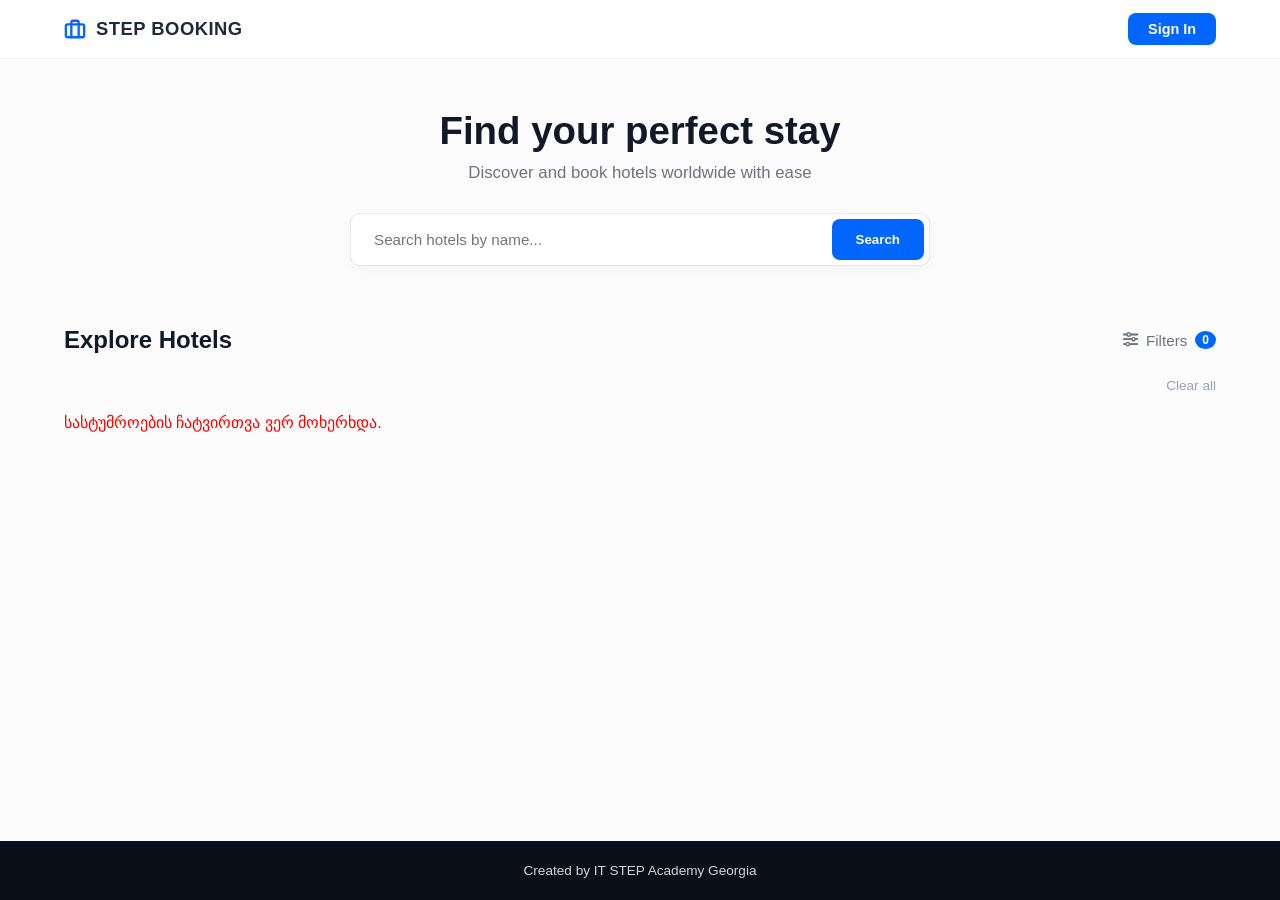
<file: SFPIFED/index.html>
<html lang="en">
<head>
  <meta charset="UTF-8">
  <meta name="viewport" content="width=device-width, initial-scale=1.0">
  
  <title>   STEP BOOKING</title>
<link rel="icon" type="image/jpeg" href="https://static.doit.gov.ge/img_20240627_155135_eec7d9.jpg">
  <link rel="stylesheet" href="style.css">
  <link rel="stylesheet" href="https://cdnjs.cloudflare.com/ajax/libs/font-awesome/6.4.0/css/all.min.css">
</head>
<body>

  <header class="navbar">
    <div class="nav-container">
      <a href="index.html" class="logo">
        <svg xmlns="http://www.w3.org/2000/svg" width="22" height="22" viewBox="0 0 24 24" fill="none" stroke="#0066ff" stroke-width="2.5" stroke-linecap="round" stroke-linejoin="round">
          <rect x="2" y="7" width="20" height="14" rx="2" ry="2"></rect>
          <path d="M16 21V5a2 2 0 0 0-2-2h-4a2 2 0 0 0-2 2v16"></path>
        </svg>
        <span>STEP BOOKING</span>
      </a>
      <div id="navAuth">
        <a href="login.html" class="btn btn-primary btn-sm">Sign In</a>
      </div>
    </div>
  </header>

  <section class="hero-section">
    <div class="hero-container">
      <h1 class="hero-title">Find your perfect stay</h1>
      <p class="hero-subtitle">Discover and book hotels worldwide with ease</p>
      
      <div class="search-box">
        <input type="text" id="searchInput" placeholder="Search hotels by name..." autocomplete="off">
        <button id="searchBtn" class="btn btn-primary">Search</button>
      </div>
    </div>
  </section>

  <main class="main-content">
    <div class="section-header">
      <h2 class="section-title">Explore Hotels</h2>
      <button id="filterToggleBtn" class="filter-toggle-btn">
        <i class="fa-solid fa-sliders"></i>
        <span>Filters</span>
        <span id="filterCountBadge" class="filter-count hidden">0</span>
      </button>
    </div>

    <div id="activeTagsRow" class="active-tags-row hidden">
      <div id="tagsList" class="tags-list"></div>
      <button id="clearAllBtn" class="clear-all-btn">Clear all</button>
    </div>

    <div id="filterPanel" class="filter-panel hidden">
      <div class="filter-grid">
        <div class="filter-group">
          <label for="countryFilter">COUNTRY</label>
          <select id="countryFilter">
            <option value="">All Countries</option>
            <option value="Georgia">Georgia</option>
          </select>
        </div>

        <div class="filter-group">
          <label for="cityFilter">CITY</label>
          <select id="cityFilter">
            <option value="">All Cities</option>
            <option value="Tbilisi">Tbilisi</option>
            <option value="Batumi">Batumi</option>
            <option value="Borjomi">Borjomi</option>
            <option value="Kvareli">Kvareli</option>
            <option value="Sighnaghi">Sighnaghi</option>
          </select>
        </div>

        <div class="filter-group">
          <label for="starsFilter">MIN STARS</label>
          <select id="starsFilter">
            <option value="">Any</option>
            <option value="1">1 ★</option>
            <option value="2">2 ★</option>
            <option value="3">3 ★</option>
            <option value="4">4 ★</option>
            <option value="5">5 ★</option>
          </select>
        </div>

        <div class="filter-group">
          <label for="ratingFilter">MIN RATING</label>
          <select id="ratingFilter">
            <option value="">Any</option>
            <option value="1">1</option>
            <option value="2">2</option>
            <option value="3">3</option>
            <option value="4">4</option>
            <option value="5">5</option>
          </select>
        </div>

        <div class="filter-group">
          <label for="sortBy">SORT BY</label>
          <select id="sortBy">
            <option value="">Default</option>
            <option value="name">Name</option>
            <option value="starRating">Star Rating</option>
            <option value="averageRating">Rating</option>
            <option value="reviewCount">Review Count</option>
          </select>
        </div>
      </div>
    </div>

    <div id="hotelsGrid" class="hotels-grid"></div>
  </main>

  <footer class="footer">
    <div class="footer-container">
      <a href="https://ge.itstep.org" target="_blank" class="footer-link">Created by IT STEP Academy Georgia</a>
    </div>
  </footer>

  <script src="index.js"></script>
</body>
</html>
</file>
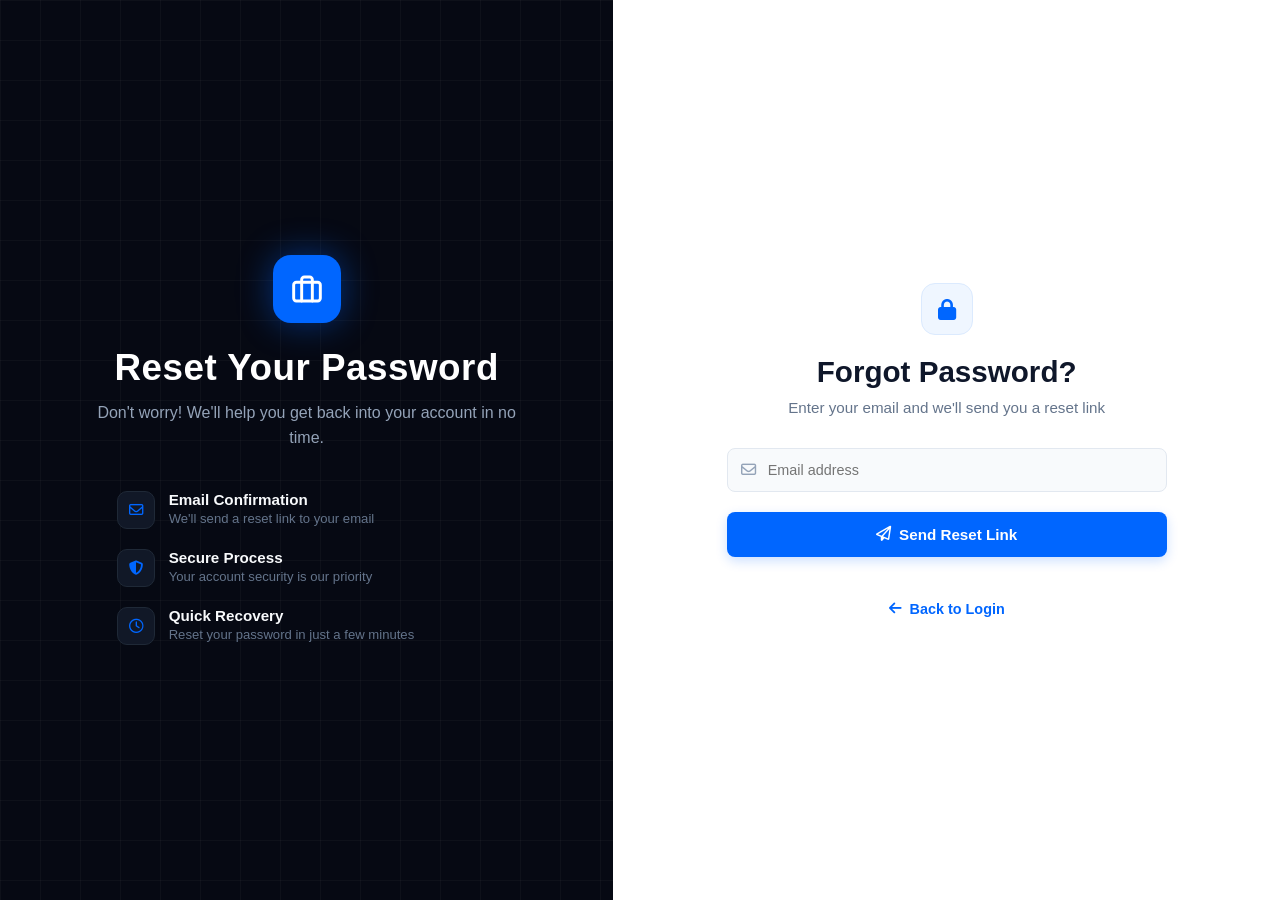
<file: SFPIFED/forgot-password.html>
<html lang="en">
<head>
  <meta charset="UTF-8">
  <meta name="viewport" content="width=device-width, initial-scale=1.0">
  <title>Reset Your Password - STEP BOOKING</title>
  <link rel="stylesheet" href="auth.css">
  <link rel="stylesheet" href="https://cdnjs.cloudflare.com/ajax/libs/font-awesome/6.4.0/css/all.min.css">
</head>
<body>

  <div class="auth-wrapper">
    <div class="auth-left">
      <div class="auth-brand-icon">
        <svg xmlns="http://www.w3.org/2000/svg" width="32" height="32" viewBox="0 0 24 24" fill="none" stroke="#ffffff" stroke-width="2.2" stroke-linecap="round" stroke-linejoin="round">
          <rect x="2" y="7" width="20" height="14" rx="2" ry="2"></rect>
          <path d="M16 21V5a2 2 0 0 0-2-2h-4a2 2 0 0 0-2 2v16"></path>
        </svg>
      </div>

      <h1 class="brand-title">Reset Your Password</h1>
      <p class="brand-subtitle">Don't worry! We'll help you get back into your account in no time.</p>

      <div class="perks-list">
        <div class="perk-item">
          <div class="perk-icon"><i class="fa-regular fa-envelope"></i></div>
          <div class="perk-content">
            <h4>Email Confirmation</h4>
            <p>We'll send a reset link to your email</p>
          </div>
        </div>
        <div class="perk-item">
          <div class="perk-icon"><i class="fa-solid fa-shield-halved"></i></div>
          <div class="perk-content">
            <h4>Secure Process</h4>
            <p>Your account security is our priority</p>
          </div>
        </div>
        <div class="perk-item">
          <div class="perk-icon"><i class="fa-regular fa-clock"></i></div>
          <div class="perk-content">
            <h4>Quick Recovery</h4>
            <p>Reset your password in just a few minutes</p>
          </div>
        </div>
      </div>
    </div>

    <div class="auth-right">
      <div class="auth-form-card">
        <div class="form-header-icon">
          <i class="fa-solid fa-lock"></i>
        </div>

        <h2 class="form-title">Forgot Password?</h2>
        <p class="form-subtitle">Enter your email and we'll send you a reset link</p>

        <div id="forgotError" class="auth-alert error hidden"></div>
        <div id="forgotSuccess" class="auth-alert success hidden"></div>

        <form id="forgotForm" class="auth-form">
          <div class="input-group">
            <i class="fa-regular fa-envelope input-icon"></i>
            <input type="email" id="forgotEmail" placeholder="Email address" required>
          </div>

          <button type="submit" id="forgotSubmitBtn" class="btn btn-auth-submit">
            <i class="fa-regular fa-paper-plane"></i> Send Reset Link
          </button>
        </form>

        <p class="form-bottom-link">
          <a href="login.html" class="back-link"><i class="fa-solid fa-arrow-left"></i> Back to Login</a>
        </p>
      </div>
    </div>
  </div>

  <script src="auth.js"></script>
</body>
</html>
</file>
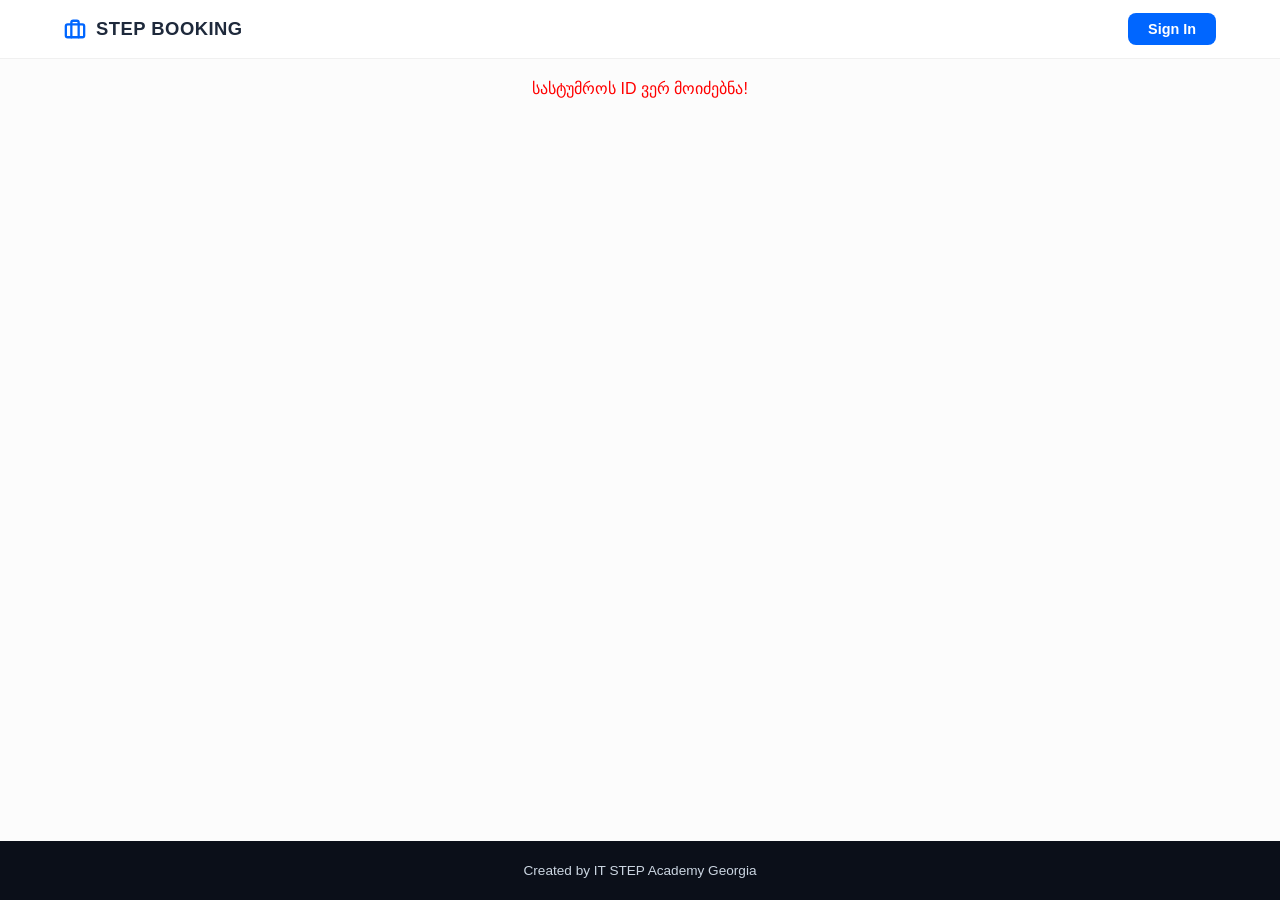
<file: SFPIFED/hotel.html>
<html lang="en">
<head>
  <meta charset="UTF-8">
  <meta name="viewport" content="width=device-width, initial-scale=1.0">
  <title>Hotel Details - STEP BOOKING</title>
  <link rel="stylesheet" href="style.css">
  <link rel="stylesheet" href="https://cdnjs.cloudflare.com/ajax/libs/font-awesome/6.4.0/css/all.min.css">
</head>
<body>

  <header class="navbar">
    <div class="nav-container">
      <a href="index.html" class="logo">
        <svg xmlns="http://www.w3.org/2000/svg" width="22" height="22" viewBox="0 0 24 24" fill="none" stroke="#0066ff" stroke-width="2.5" stroke-linecap="round" stroke-linejoin="round">
          <rect x="2" y="7" width="20" height="14" rx="2" ry="2"></rect>
          <path d="M16 21V5a2 2 0 0 0-2-2h-4a2 2 0 0 0-2 2v16"></path>
        </svg>
        <span>STEP BOOKING</span>
      </a>
      <div id="navAuth">
        <a href="login.html" class="btn btn-primary btn-sm">Sign In</a>
      </div>
    </div>
  </header>

  <main class="main-content" id="hotelMainContent">
    <p style="text-align: center; margin-top: 40px;">იტვირთება სასტუმროს მონაცემები...</p>
  </main>

  <footer class="footer">
    <div class="footer-container">
      <a href="https://ge.itstep.org" target="_blank" class="footer-link">Created by IT STEP Academy Georgia</a>
    </div>
  </footer>

  <script src="hotel.js"></script>
</body>
</html>
</file>
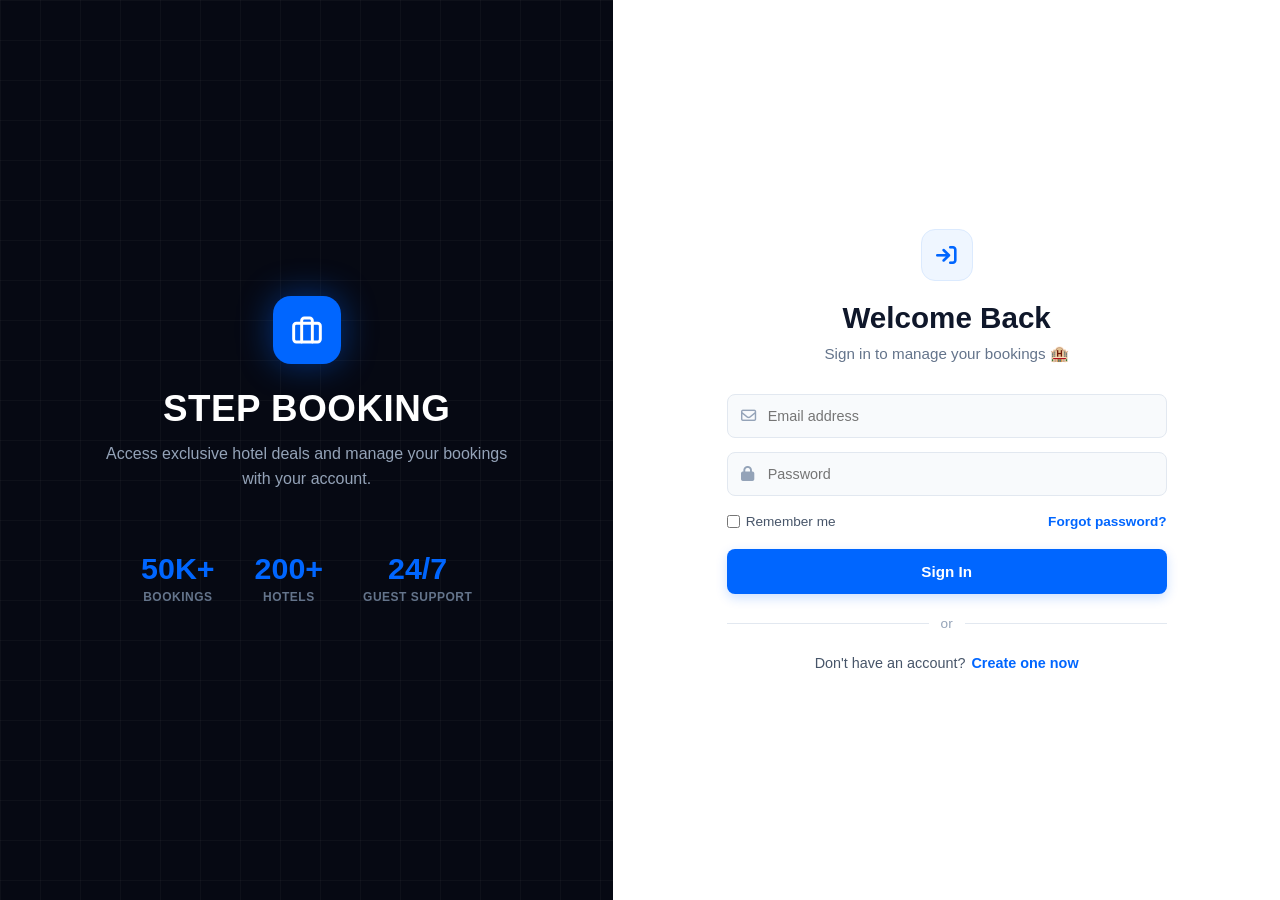
<file: SFPIFED/login.html>
<html lang="en">
<head>
  <meta charset="UTF-8">
  <meta name="viewport" content="width=device-width, initial-scale=1.0">
  <title>Welcome Back - STEP BOOKING</title>
  <link rel="stylesheet" href="auth.css">
  <link rel="stylesheet" href="https://cdnjs.cloudflare.com/ajax/libs/font-awesome/6.4.0/css/all.min.css">
</head>
<body>

  <div class="auth-wrapper">
    <div class="auth-left">
      <div class="auth-brand-icon">
        <svg xmlns="http://www.w3.org/2000/svg" width="32" height="32" viewBox="0 0 24 24" fill="none" stroke="#ffffff" stroke-width="2.2" stroke-linecap="round" stroke-linejoin="round">
          <rect x="2" y="7" width="20" height="14" rx="2" ry="2"></rect>
          <path d="M16 21V5a2 2 0 0 0-2-2h-4a2 2 0 0 0-2 2v16"></path>
        </svg>
      </div>

      <h1 class="brand-title">STEP BOOKING</h1>
      <p class="brand-subtitle">Access exclusive hotel deals and manage your bookings with your account.</p>

      <div class="stats-row-dark">
        <div class="stat-dark-item">
          <h3>50K+</h3>
          <p>BOOKINGS</p>
        </div>
        <div class="stat-dark-item">
          <h3>200+</h3>
          <p>HOTELS</p>
        </div>
        <div class="stat-dark-item">
          <h3>24/7</h3>
          <p>GUEST SUPPORT</p>
        </div>
      </div>
    </div>

    <div class="auth-right">
      <div class="auth-form-card">
        <div class="form-header-icon">
          <i class="fa-solid fa-arrow-right-to-bracket"></i>
        </div>

        <h2 class="form-title">Welcome Back</h2>
        <p class="form-subtitle">Sign in to manage your bookings 🏨</p>

        <div id="loginError" class="auth-alert error hidden"></div>

        <form id="loginForm" class="auth-form">
          <div class="input-group">
            <i class="fa-regular fa-envelope input-icon"></i>
            <input type="email" id="loginEmail" placeholder="Email address" required>
          </div>

          <div class="input-group">
            <i class="fa-solid fa-lock input-icon"></i>
            <input type="password" id="loginPassword" placeholder="Password" required>
          </div>

          <div class="login-options-row">
            <label class="remember-label">
              <input type="checkbox" id="rememberMe"> Remember me
            </label>
            <a href="forgot-password.html" class="forgot-pwd-link">Forgot password?</a>
          </div>

          <button type="submit" id="loginSubmitBtn" class="btn btn-auth-submit">Sign In</button>
        </form>

        <div class="auth-separator">
          <span>or</span>
        </div>

        <p class="form-bottom-link">
          Don't have an account? <a href="register.html">Create one now</a>
        </p>
      </div>
    </div>
  </div>

  <script src="auth.js"></script>
</body>
</html>
</file>
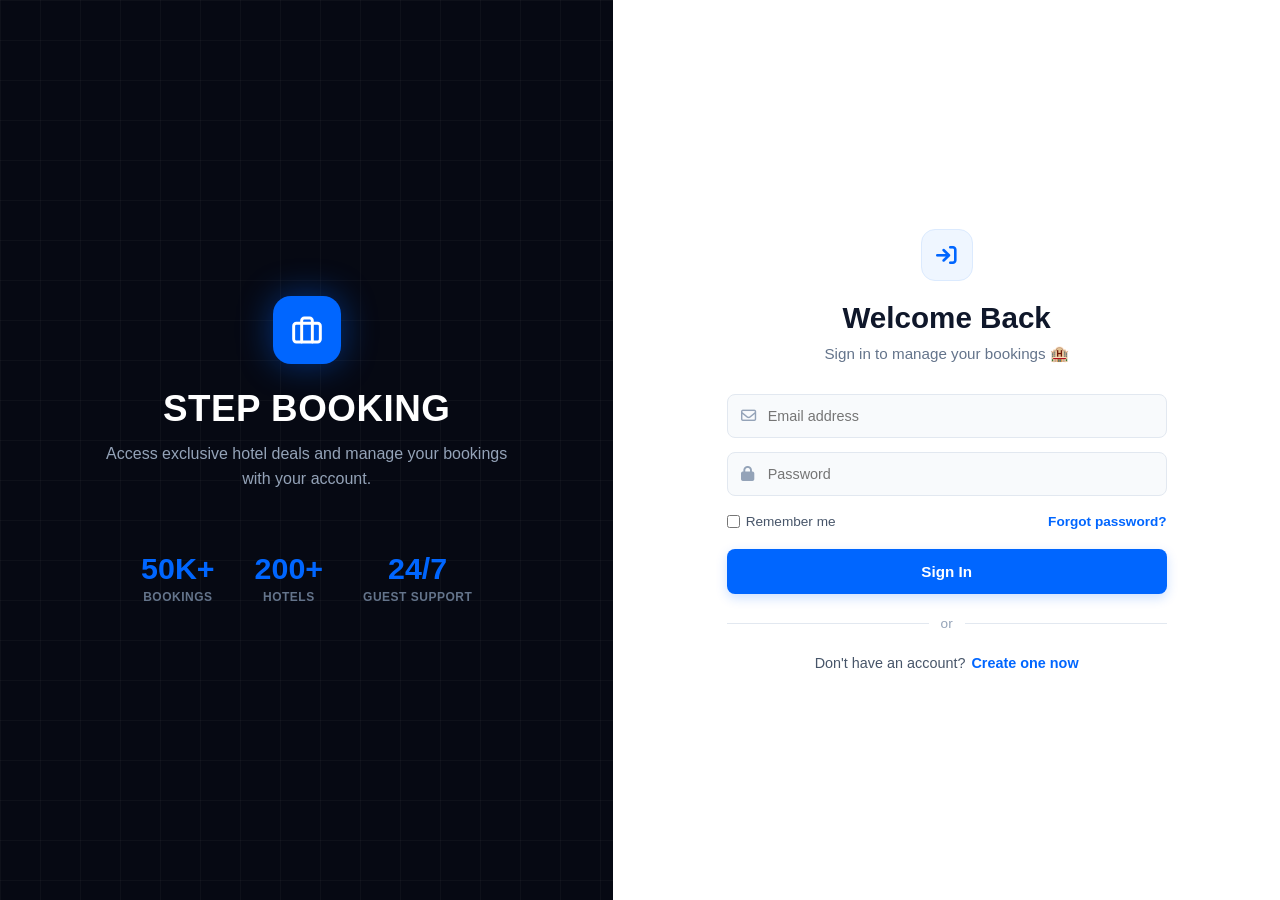
<file: SFPIFED/profile.html>
<html lang="en">
<head>
  <meta charset="UTF-8">
  <meta name="viewport" content="width=device-width, initial-scale=1.0">
  <title>User Profile - STEP BOOKING</title>
  <link rel="stylesheet" href="https://cdnjs.cloudflare.com/ajax/libs/font-awesome/6.4.0/css/all.min.css">
  <link rel="stylesheet" href="style.css">
  <link rel="stylesheet" href="profile.css">
</head>
<body>

  <header class="navbar">
    <div class="nav-container">
    <a href="index.html" class="logo">
        <svg xmlns="http://www.w3.org/2000/svg" width="22" height="22" viewBox="0 0 24 24" fill="none" stroke="#0066ff" stroke-width="2.5" stroke-linecap="round" stroke-linejoin="round">
          <rect x="2" y="7" width="20" height="14" rx="2" ry="2"></rect>
          <path d="M16 21V5a2 2 0 0 0-2-2h-4a2 2 0 0 0-2 2v16"></path>
        </svg>
        <span>STEP BOOKING</span>
      </a>
      <div id="navAuth">
        <a href="profile.html" class="user-avatar-btn" id="navAvatarTop">SS</a>
      </div>
    </div>
  </header>

  <main class="profile-layout">
    <aside class="profile-sidebar">
      <div class="sidebar-user-card">
        <div class="user-hero-bg">
          <div class="profile-avatar-circle" id="sidebarAvatar">SS</div>
        </div>
        <div class="user-meta">
          <h2 id="sidebarName">User</h2>
          <p id="sidebarEmail"></p>
        </div>
      </div>

      <nav class="sidebar-nav">
        <button class="nav-tab active" data-tab="tab-profile">
          <i class="fa-regular fa-user"></i> My Profile
        </button>
        <button class="nav-tab" data-tab="tab-reservations">
          <i class="fa-solid fa-bag-shopping"></i> Reservations
        </button>
        <button class="nav-tab" data-tab="tab-settings">
          <i class="fa-solid fa-gear"></i> Settings
        </button>
        <button class="nav-tab logout-tab" id="logoutBtn">
          <i class="fa-solid fa-arrow-right-from-bracket"></i> Logout
        </button>
      </nav>
    </aside>

    <section class="profile-content">
      <div class="tab-pane active" id="tab-profile">
        <div class="pane-header">
          <h1>My Profile</h1>
          <p>Manage your personal information and preferences</p>
        </div>

        <form id="profileForm">
          <div class="card-box">
            <h3 class="card-header-title"><i class="fa-regular fa-image"></i> Profile Picture</h3>
            <div class="avatar-upload-row">
              <div class="avatar-box" id="avatarPreviewBox">SS</div>
              <div class="avatar-input-group">
                <label>Upload your photo</label>
                <span>Enter a URL to your profile picture</span>
                <div class="input-icon-wrap">
                  <i class="fa-solid fa-link"></i>
                  <input type="url" id="picUrlInput" placeholder="https://example.com/avatar.jpg">
                </div>
              </div>
            </div>
          </div>

          <div class="card-box">
            <h3 class="card-header-title"><i class="fa-regular fa-user"></i> Personal Information</h3>
            <div class="form-row-2">
              <div class="form-group">
                <label><span class="req">*</span> First Name</label>
                <div class="input-icon-wrap">
                  <i class="fa-regular fa-user"></i>
                  <input type="text" id="profFirstName" required>
                </div>
              </div>
              <div class="form-group">
                <label><span class="req">*</span> Last Name</label>
                <div class="input-icon-wrap">
                  <i class="fa-regular fa-user"></i>
                  <input type="text" id="profLastName" required>
                </div>
              </div>
            </div>

            <div class="form-group">
              <label>Email Address</label>
              <div class="input-icon-wrap disabled-wrap">
                <i class="fa-regular fa-envelope"></i>
                <input type="email" id="profEmail" readonly>
                <i class="fa-solid fa-lock end-icon"></i>
              </div>
            </div>

            <div class="form-row-2">
              <div class="form-group">
                <label>Date of Birth</label>
                <div class="input-icon-wrap">
                  <i class="fa-regular fa-calendar"></i>
                  <input type="date" id="profDob">
                </div>
              </div>
              <div class="form-group">
                <label>Phone Number</label>
                <div class="input-icon-wrap">
                  <i class="fa-solid fa-phone"></i>
                  <input type="tel" id="profPhone" placeholder="+995 555 123 456">
                </div>
              </div>
            </div>
          </div>

          <div class="card-box">
            <h3 class="card-header-title"><i class="fa-solid fa-location-dot"></i> Address</h3>
            <div class="form-group">
              <label>Street Address</label>
              <div class="input-icon-wrap">
                <i class="fa-solid fa-house"></i>
                <input type="text" id="profAddress" placeholder="Enter your street address">
              </div>
            </div>
          </div>

          <div class="form-actions">
            <button type="button" class="btn-discard" id="discardProfileBtn"><i class="fa-solid fa-xmark"></i> Discard</button>
            <button type="submit" class="btn-save"><i class="fa-solid fa-check"></i> Save Changes</button>
          </div>
          <div id="profileMsg" class="form-message hidden"></div>
        </form>
      </div>

      <div class="tab-pane" id="tab-reservations">
        <div class="pane-header">
          <h1>My Bookings</h1>
          <p>View and manage your hotel reservations</p>
        </div>

        <div class="stats-grid">
          <div class="stat-card">
            <div class="stat-icon blue"><i class="fa-solid fa-bag-shopping"></i></div>
            <div class="stat-info"><span class="stat-val" id="statTotal">0</span><span class="stat-lbl">Total Bookings</span></div>
          </div>
          <div class="stat-card">
            <div class="stat-icon sky"><i class="fa-regular fa-calendar"></i></div>
            <div class="stat-info"><span class="stat-val" id="statUpcoming">0</span><span class="stat-lbl">Upcoming</span></div>
          </div>
          <div class="stat-card">
            <div class="stat-icon green"><i class="fa-solid fa-check"></i></div>
            <div class="stat-info"><span class="stat-val" id="statCompleted">0</span><span class="stat-lbl">Completed</span></div>
          </div>
          <div class="stat-card">
            <div class="stat-icon yellow"><i class="fa-solid fa-dollar-sign"></i></div>
            <div class="stat-info"><span class="stat-val" id="statSpent">$0.00</span><span class="stat-lbl">Total Spent</span></div>
          </div>
        </div>

        <div class="card-box">
          <h3 class="card-header-title"><i class="fa-solid fa-filter"></i> Filter Reservations</h3>
          <div class="filter-res-row">
            <div class="form-group flex-1">
              <label>Status</label>
              <select id="resStatusFilter">
                <option value="all">All Statuses</option>
                <option value="confirmed">Pending</option>
                <option value="completed">Completed</option>
                <option value="cancelled">Cancelled</option>
              </select>
            </div>
            <div class="form-group flex-2">
              <label>Date Range</label>
              <div class="date-range-box">
                <input type="date" id="resStartDate">
                <span>&rarr;</span>
                <input type="date" id="resEndDate">
              </div>
            </div>
          </div>
        </div>

        <div class="reservations-container">
          <div class="empty-state" id="emptyReservations">
            <div class="empty-icon"><i class="fa-solid fa-bag-shopping"></i></div>
            <h3>No reservations found</h3>
            <p>You haven't made any bookings yet. Start exploring hotels to book your next stay!</p>
          </div>
          <div id="reservationsList" class="res-list hidden"></div>
        </div>
      </div>

      <div class="tab-pane" id="tab-settings">
        <div class="pane-header">
          <h1>Account Settings</h1>
          <p>Manage your security and account preferences</p>
        </div>

        <div class="card-box">
          <h3 class="card-header-title"><i class="fa-solid fa-lock"></i> Change Password</h3>
          <form id="changePasswordForm">
            <div class="form-group">
              <label><span class="req">*</span> Current Password</label>
              <div class="input-icon-wrap">
                <i class="fa-solid fa-lock"></i>
                <input type="password" id="curPassword" placeholder="Enter your current password" required>
                <button type="button" class="eye-toggle"><i class="fa-regular fa-eye"></i></button>
              </div>
            </div>

            <div class="form-row-2">
              <div class="form-group">
                <label><span class="req">*</span> New Password</label>
                <div class="input-icon-wrap">
                  <i class="fa-solid fa-lock"></i>
                  <input type="password" id="newPassword" placeholder="Enter your new password" required>
                  <button type="button" class="eye-toggle"><i class="fa-regular fa-eye"></i></button>
                </div>
              </div>
              <div class="form-group">
                <label><span class="req">*</span> Confirm New Password</label>
                <div class="input-icon-wrap">
                  <i class="fa-solid fa-lock"></i>
                  <input type="password" id="confirmPassword" placeholder="Confirm your new password" required>
                  <button type="button" class="eye-toggle"><i class="fa-regular fa-eye"></i></button>
                </div>
              </div>
            </div>

            <div class="form-actions right">
              <button type="submit" class="btn-save"><i class="fa-solid fa-check"></i> Update Password</button>
            </div>
            <div id="passMsg" class="form-message hidden"></div>
          </form>
        </div>

        <div class="danger-box">
          <div class="danger-header">
            <i class="fa-solid fa-triangle-exclamation"></i> Danger Zone
          </div>
          <div class="danger-body">
            <div class="danger-warning">
              <div class="warning-icon"><i class="fa-solid fa-circle-exclamation"></i></div>
              <div class="warning-text">
                <h4>Delete Account</h4>
                <p>Once you delete your account, there is no going back. Please be certain.</p>
              </div>
            </div>

            <div class="danger-action-row">
              <div class="danger-action-text">
                <h4>Delete your account</h4>
                <p>This will permanently delete your account, including all your data, reservations, and preferences.</p>
              </div>
              <button type="button" class="btn-delete" id="deleteAccountBtn">
                <i class="fa-regular fa-trash-can"></i> Delete Account
              </button>
            </div>
          </div>
        </div>
      </div>
    </section>
  </main>

  <script src="profile.js"></script>
</body>
</html>
</file>
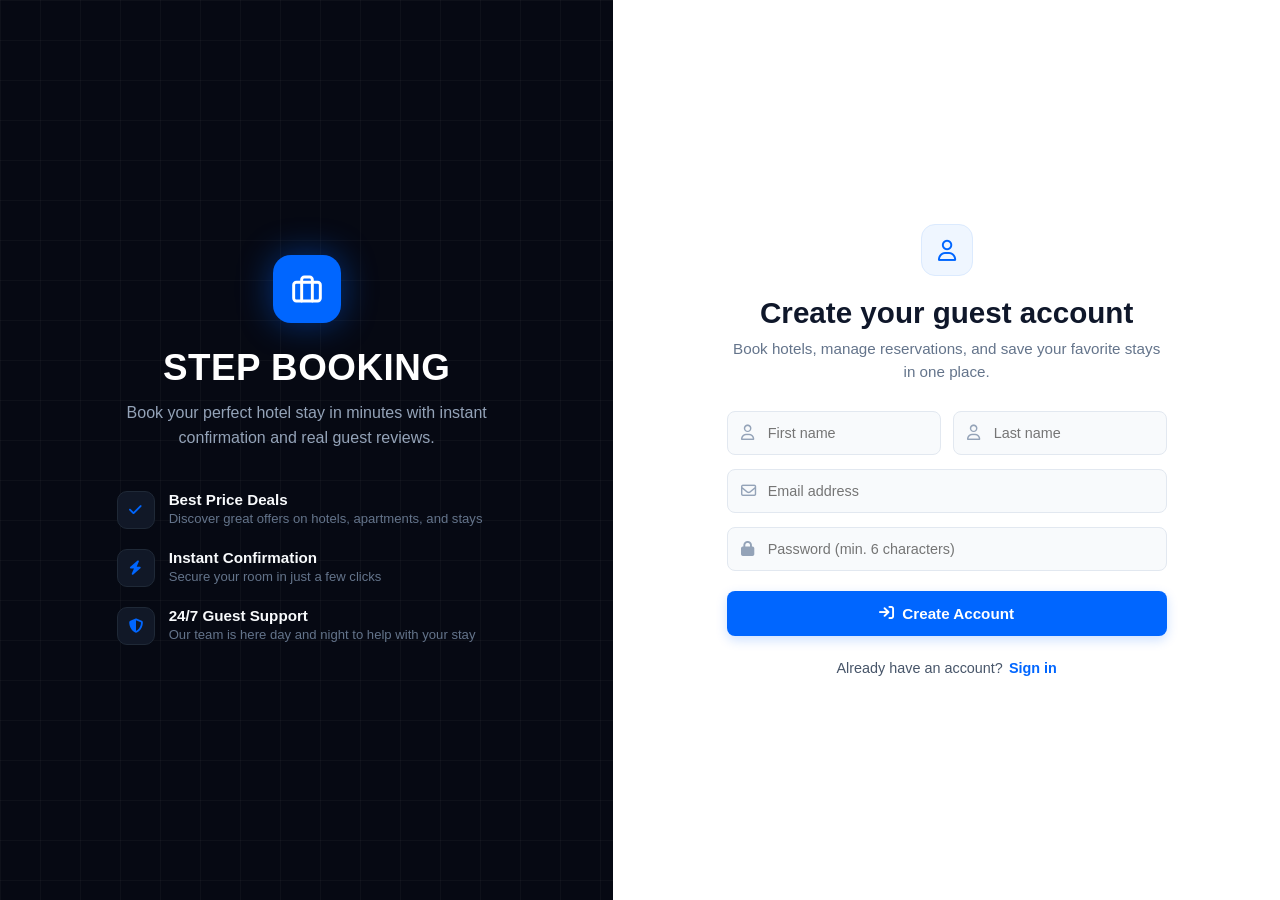
<file: SFPIFED/register.html>
<html lang="en">
<head>
  <meta charset="UTF-8">
  <meta name="viewport" content="width=device-width, initial-scale=1.0">
  <title>Create Account - STEP BOOKING</title>
  <link rel="stylesheet" href="auth.css">
  <link rel="stylesheet" href="https://cdnjs.cloudflare.com/ajax/libs/font-awesome/6.4.0/css/all.min.css">
</head>
<body>

  <div class="auth-wrapper">
    <div class="auth-left">
      <div class="auth-brand-icon">
        <svg xmlns="http://www.w3.org/2000/svg" width="32" height="32" viewBox="0 0 24 24" fill="none" stroke="#ffffff" stroke-width="2.2" stroke-linecap="round" stroke-linejoin="round">
          <rect x="2" y="7" width="20" height="14" rx="2" ry="2"></rect>
          <path d="M16 21V5a2 2 0 0 0-2-2h-4a2 2 0 0 0-2 2v16"></path>
        </svg>
      </div>

      <h1 class="brand-title">STEP BOOKING</h1>
      <p class="brand-subtitle">Book your perfect hotel stay in minutes with instant confirmation and real guest reviews.</p>

      <div class="perks-list">
        <div class="perk-item">
          <div class="perk-icon"><i class="fa-solid fa-check"></i></div>
          <div class="perk-content">
            <h4>Best Price Deals</h4>
            <p>Discover great offers on hotels, apartments, and stays</p>
          </div>
        </div>
        <div class="perk-item">
          <div class="perk-icon"><i class="fa-solid fa-bolt"></i></div>
          <div class="perk-content">
            <h4>Instant Confirmation</h4>
            <p>Secure your room in just a few clicks</p>
          </div>
        </div>
        <div class="perk-item">
          <div class="perk-icon"><i class="fa-solid fa-shield-halved"></i></div>
          <div class="perk-content">
            <h4>24/7 Guest Support</h4>
            <p>Our team is here day and night to help with your stay</p>
          </div>
        </div>
      </div>
    </div>

    <div class="auth-right">
      <div class="auth-form-card">
        <div class="form-header-icon">
          <i class="fa-regular fa-user"></i>
        </div>

        <h2 class="form-title">Create your guest account</h2>
        <p class="form-subtitle">Book hotels, manage reservations, and save your favorite stays in one place.</p>

        <div id="registerError" class="auth-alert error hidden"></div>

        <form id="registerForm" class="auth-form">
          <div class="form-row">
            <div class="input-group">
              <i class="fa-regular fa-user input-icon"></i>
              <input type="text" id="regFirstName" placeholder="First name" required>
            </div>
            <div class="input-group">
              <i class="fa-regular fa-user input-icon"></i>
              <input type="text" id="regLastName" placeholder="Last name" required>
            </div>
          </div>

          <div class="input-group">
            <i class="fa-regular fa-envelope input-icon"></i>
            <input type="email" id="regEmail" placeholder="Email address" required>
          </div>

          <div class="input-group">
            <i class="fa-solid fa-lock input-icon"></i>
            <input type="password" id="regPassword" placeholder="Password (min. 6 characters)" minlength="6" required>
          </div>

          <button type="submit" id="regSubmitBtn" class="btn btn-auth-submit">
            <i class="fa-solid fa-arrow-right-to-bracket"></i> Create Account
          </button>
        </form>

        <p class="form-bottom-link">
          Already have an account? <a href="login.html">Sign in</a>
        </p>
      </div>
    </div>
  </div>

  <script src="auth.js"></script>
</body>
</html>
</file>
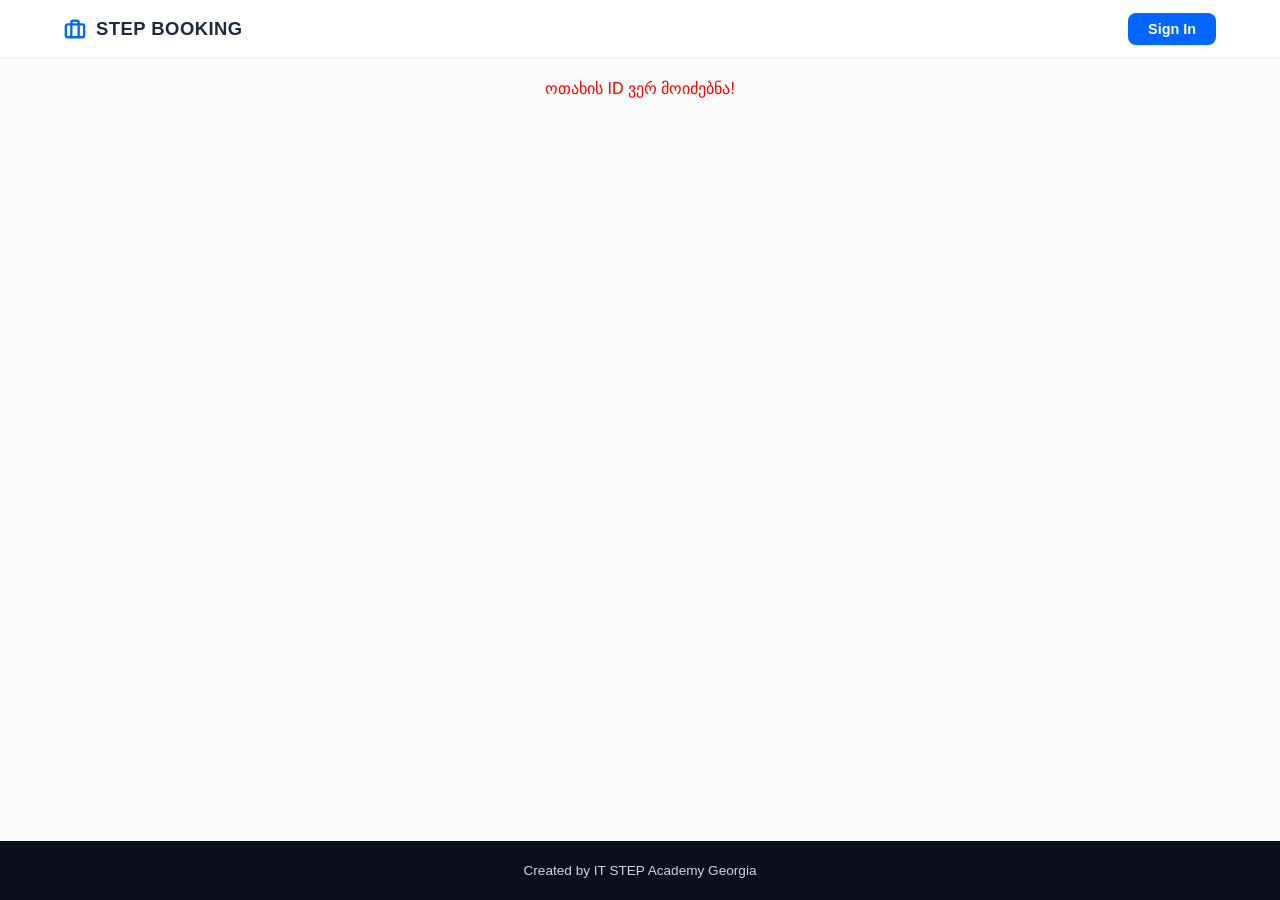
<file: SFPIFED/room.html>
<html lang="en">
<head>
  <meta charset="UTF-8">
  <meta name="viewport" content="width=device-width, initial-scale=1.0">
  <title>Room Details - STEP BOOKING</title>
  <link rel="stylesheet" href="style.css">
  <link rel="stylesheet" href="https://cdnjs.cloudflare.com/ajax/libs/font-awesome/6.4.0/css/all.min.css">
</head>
<body>

  <header class="navbar">
    <div class="nav-container">
      <a href="index.html" class="logo">
        <svg xmlns="http://www.w3.org/2000/svg" width="22" height="22" viewBox="0 0 24 24" fill="none" stroke="#0066ff" stroke-width="2.5" stroke-linecap="round" stroke-linejoin="round">
          <rect x="2" y="7" width="20" height="14" rx="2" ry="2"></rect>
          <path d="M16 21V5a2 2 0 0 0-2-2h-4a2 2 0 0 0-2 2v16"></path>
        </svg>
        <span>STEP BOOKING</span>
      </a>
      <div id="navAuth">
        <a href="login.html" class="btn btn-primary btn-sm">Sign In</a>
      </div>
    </div>
  </header>

  <main class="main-content" id="roomMainContent">
    <p style="text-align: center; margin-top: 40px;">იტვირთება ოთახის მონაცემები...</p>
  </main>

  <footer class="footer">
    <div class="footer-container">
      <a href="https://ge.itstep.org" target="_blank" class="footer-link">Created by IT STEP Academy Georgia</a>
    </div>
  </footer>


  <script src="room.js"></script>
</body>
</html>
</file>
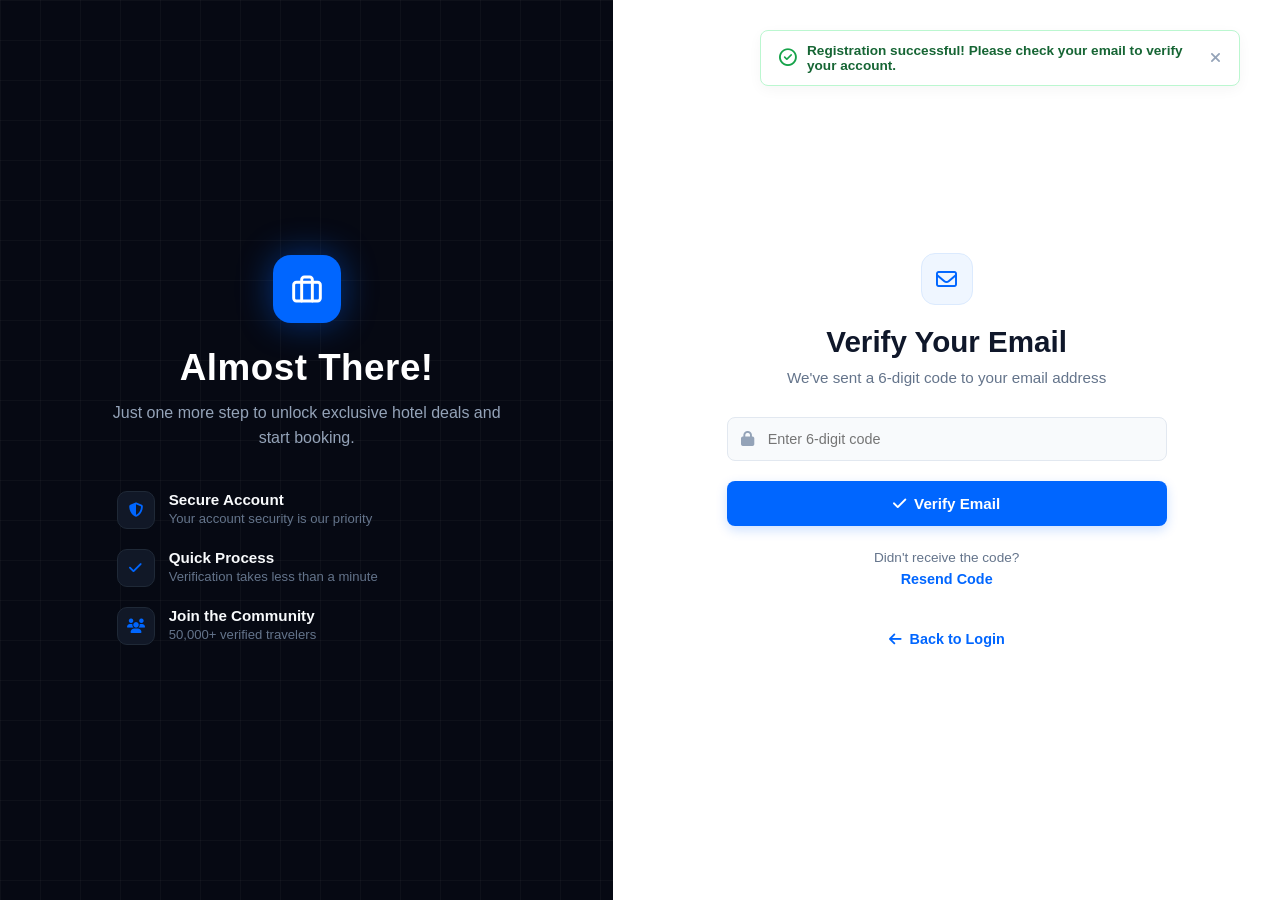
<file: SFPIFED/verify-email.html>
<html lang="en">
<head>
  <meta charset="UTF-8">
  <meta name="viewport" content="width=device-width, initial-scale=1.0">
  <title>Verify Your Email - STEP BOOKING</title>
  <link rel="stylesheet" href="auth.css">
  <link rel="stylesheet" href="https://cdnjs.cloudflare.com/ajax/libs/font-awesome/6.4.0/css/all.min.css">
</head>
<body>

  <div class="auth-wrapper">
    <div class="auth-left">
      <div class="auth-brand-icon">
        <svg xmlns="http://www.w3.org/2000/svg" width="32" height="32" viewBox="0 0 24 24" fill="none" stroke="#ffffff" stroke-width="2.2" stroke-linecap="round" stroke-linejoin="round">
          <rect x="2" y="7" width="20" height="14" rx="2" ry="2"></rect>
          <path d="M16 21V5a2 2 0 0 0-2-2h-4a2 2 0 0 0-2 2v16"></path>
        </svg>
      </div>

      <h1 class="brand-title">Almost There!</h1>
      <p class="brand-subtitle">Just one more step to unlock exclusive hotel deals and start booking.</p>

      <div class="perks-list">
        <div class="perk-item">
          <div class="perk-icon"><i class="fa-solid fa-shield-halved"></i></div>
          <div class="perk-content">
            <h4>Secure Account</h4>
            <p>Your account security is our priority</p>
          </div>
        </div>
        <div class="perk-item">
          <div class="perk-icon"><i class="fa-solid fa-check"></i></div>
          <div class="perk-content">
            <h4>Quick Process</h4>
            <p>Verification takes less than a minute</p>
          </div>
        </div>
        <div class="perk-item">
          <div class="perk-icon"><i class="fa-solid fa-users"></i></div>
          <div class="perk-content">
            <h4>Join the Community</h4>
            <p>50,000+ verified travelers</p>
          </div>
        </div>
      </div>
    </div>

    <div class="auth-right">
      <div id="regSuccessToast" class="top-toast-alert">
        <div class="toast-content">
          <i class="fa-regular fa-circle-check toast-icon"></i>
          <span>Registration successful! Please check your email to verify your account.</span>
        </div>
        <button class="toast-close" onclick="this.parentElement.style.display='none'"><i class="fa-solid fa-xmark"></i></button>
      </div>

      <div class="auth-form-card">
        <div class="form-header-icon">
          <i class="fa-regular fa-envelope"></i>
        </div>

        <h2 class="form-title">Verify Your Email</h2>
        <p class="form-subtitle">We've sent a 6-digit code to your email address</p>

        <div id="verifyError" class="auth-alert error hidden"></div>
        <div id="verifySuccess" class="auth-alert success hidden"></div>

        <form id="verifyForm" class="auth-form">
          <div class="input-group">
            <i class="fa-solid fa-lock input-icon"></i>
            <input type="text" id="verifyCodeInput" placeholder="Enter 6-digit code" required>
          </div>

          <button type="submit" id="verifySubmitBtn" class="btn btn-auth-submit">
            <i class="fa-solid fa-check"></i> Verify Email
          </button>
        </form>

        <div class="resend-block">
          <p>Didn't receive the code?</p>
          <button id="resendCodeBtn" class="btn-resend-link">Resend Code</button>
        </div>

        <p class="form-bottom-link">
          <a href="login.html" class="back-link"><i class="fa-solid fa-arrow-left"></i> Back to Login</a>
        </p>
      </div>
    </div>
  </div>

  <script src="auth.js"></script>
</body>
</html>
</file>
<file: SFPIFED/style.css>
* {
  margin: 0;
  padding: 0;
  box-sizing: border-box;
  font-family: -apple-system, BlinkMacSystemFont, "Segoe UI", Roboto, Helvetica, Arial, sans-serif;
}

body {
  background-color: #fcfcfc;
  color: #1a1a1a;
  display: flex;
  flex-direction: column;
  min-height: 100vh;
}

.navbar {
  position: sticky;
  top: 0;
  z-index: 1000;
  background: #ffffff;
  border-bottom: 1px solid #f0f0f0;
  padding: 18px 0;
}

.nav-container {
  max-width: 1200px;
  margin: 0 auto;
  padding: 0 24px;
  display: flex;
  justify-content: space-between;
  align-items: center;
}

.logo {
  display: flex;
  align-items: center;
  gap: 10px;
  text-decoration: none;
  font-weight: 800;
  font-size: 1.15rem;
  color: #1e293b;
  letter-spacing: 0.5px;
}

.btn {
  border: none;
  cursor: pointer;
  font-weight: 600;
  border-radius: 8px;
  transition: background 0.2s ease;
  text-decoration: none;
}

.btn-primary {
  background-color: #0066ff;
  color: #ffffff;
}

.btn-primary:hover {
  background-color: #0052cc;
}

.btn-sm {
  padding: 8px 20px;
  font-size: 0.9rem;
}

.user-avatar-btn {
  width: 38px;
  height: 38px;
  border-radius: 50%;
  background-color: #0066ff;
  color: #ffffff;
  text-decoration: none;
  font-weight: 700;
  font-size: 0.85rem;
  display: inline-flex;
  align-items: center;
  justify-content: center;
  cursor: pointer;
  letter-spacing: 0.5px;
  transition: transform 0.2s cubic-bezier(0.4, 0, 0.2, 1), box-shadow 0.2s ease;
  box-shadow: 0 2px 8px rgba(0, 102, 255, 0.25);
}

.user-avatar-btn:hover {
  transform: scale(1.08);
  box-shadow: 0 4px 14px rgba(0, 102, 255, 0.4);
}

.hero-section {
  text-align: center;
  padding: 50px 20px 40px;
}

.hero-title {
  font-size: 2.4rem;
  font-weight: 800;
  color: #111827;
  margin-bottom: 10px;
}

.hero-subtitle {
  color: #6b7280;
  font-size: 1.05rem;
  margin-bottom: 30px;
}

.search-box {
  max-width: 580px;
  margin: 0 auto;
  display: flex;
  background: #fff;
  border: 1px solid #e5e7eb;
  border-radius: 10px;
  padding: 5px;
  box-shadow: 0 4px 14px rgba(0, 0, 0, 0.04);
}

.search-box input {
  flex: 1;
  border: none;
  padding: 12px 18px;
  font-size: 0.95rem;
  outline: none;
}

.search-box .btn {
  padding: 10px 24px;
}

.main-content {
  max-width: 1200px;
  margin: 0 auto;
  padding: 20px 24px 60px;
  flex: 1;
  width: 100%;
}

.section-header {
  display: flex;
  justify-content: space-between;
  align-items: center;
  margin-bottom: 24px;
}

.section-title {
  font-size: 1.5rem;
  font-weight: 700;
  color: #111827;
}

.filter-toggle-btn {
  display: flex;
  align-items: center;
  gap: 8px;
  background: transparent;
  border: none;
  color: #6b7280;
  font-size: 0.95rem;
  cursor: pointer;
  font-weight: 500;
}

.filter-count {
  background: #0066ff;
  color: white;
  border-radius: 50%;
  padding: 2px 7px;
  font-size: 0.75rem;
  font-weight: bold;
}

.active-tags-row {
  display: flex;
  justify-content: space-between;
  align-items: center;
  margin-bottom: 20px;
}

.tags-list {
  display: flex;
  gap: 8px;
  flex-wrap: wrap;
}

.filter-tag {
  background: #eff6ff;
  color: #0066ff;
  border: 1px solid #bfdbfe;
  padding: 4px 10px;
  border-radius: 20px;
  font-size: 0.85rem;
  font-weight: 500;
  display: flex;
  align-items: center;
  gap: 6px;
  cursor: pointer;
}

.filter-tag:hover {
  background: #dbeafe;
}

.clear-all-btn {
  background: none;
  border: none;
  color: #94a3b8;
  font-size: 0.85rem;
  cursor: pointer;
}

.clear-all-btn:hover {
  color: #ef4444;
}

.filter-panel {
  background: #f8fafc;
  border: 1px solid #e2e8f0;
  border-radius: 10px;
  padding: 18px 24px;
  margin-bottom: 30px;
}

.filter-panel.hidden {
  display: none;
}

.filter-grid {
  display: flex;
  gap: 24px;
  flex-wrap: wrap;
}

.filter-group {
  display: flex;
  flex-direction: column;
  gap: 6px;
}

.filter-group label {
  font-size: 0.75rem;
  font-weight: 700;
  color: #64748b;
  letter-spacing: 0.5px;
}

.filter-group select {
  padding: 8px 12px;
  border: 1px solid #cbd5e1;
  border-radius: 6px;
  background: #fff;
  font-size: 0.9rem;
  outline: none;
}

.hotels-grid {
  display: grid;
  grid-template-columns: repeat(3, 1fr);
  gap: 28px;
}

@media (max-width: 950px) {
  .hotels-grid {
    grid-template-columns: repeat(2, 1fr);
  }
}

@media (max-width: 600px) {
  .hotels-grid {
    grid-template-columns: 1fr;
  }
}

.hotel-card {
  background: #ffffff;
  border: 1px solid #f1f5f9;
  border-radius: 16px;
  overflow: hidden;
  text-decoration: none;
  color: inherit;
  box-shadow: 0 4px 18px rgba(0, 0, 0, 0.05);
  transition: transform 0.2s ease, box-shadow 0.2s ease;
  display: flex;
  flex-direction: column;
}

.hotel-card:hover {
  transform: translateY(-4px);
  box-shadow: 0 10px 24px rgba(0, 0, 0, 0.08);
}

.card-img-wrapper {
  position: relative;
  width: 100%;
  height: 200px;
  overflow: hidden;
}

.card-img {
  width: 100%;
  height: 100%;
  object-fit: cover;
  transition: transform 0.4s cubic-bezier(0.4, 0, 0.2, 1), filter 0.4s ease;
}

.hotel-card:hover .card-img {
  transform: scale(1.06);
  filter: brightness(1.03);
}

.badge-stars {
  position: absolute;
  top: 12px;
  left: 12px;
  background: rgba(17, 24, 39, 0.75);
  color: #f59e0b;
  padding: 3px 8px;
  border-radius: 6px;
  font-size: 0.8rem;
  font-weight: 700;
}

.card-body {
  padding: 18px 20px;
  display: flex;
  flex-direction: column;
  gap: 12px;
}

.card-title {
  font-size: 1.1rem;
  font-weight: 700;
  color: #1e293b;
  white-space: nowrap;
  overflow: hidden;
  text-overflow: ellipsis;
}

.card-footer-info {
  display: flex;
  justify-content: space-between;
  align-items: center;
  font-size: 0.85rem;
}

.stars-rating {
  display: flex;
  align-items: center;
  gap: 3px;
  color: #f59e0b;
}

.review-count {
  color: #94a3b8;
  margin-left: 4px;
}

.rooms-count {
  color: #94a3b8;
}

.hotel-gallery-grid {
  display: grid;
  grid-template-columns: 3fr 1fr;
  gap: 16px;
  height: 480px;
  border-radius: 16px;
  overflow: hidden;
  margin-top: 24px;
}

.main-image-wrapper {
  width: 100%;
  height: 100%;
  overflow: hidden;
}

.main-hotel-img {
  width: 100%;
  height: 100%;
  object-fit: cover;
  border-radius: 16px;
  transition: transform 0.4s cubic-bezier(0.4, 0, 0.2, 1), filter 0.4s ease;
}

.main-image-wrapper:hover .main-hotel-img {
  transform: scale(1.04);
}

.side-images-wrapper {
  display: flex;
  flex-direction: column;
  gap: 16px;
  height: 100%;
  overflow: hidden;
}

.gallery-side-img {
  width: 100%;
  height: calc((100% - 32px) / 3);
  object-fit: cover;
  border-radius: 12px;
  transition: transform 0.4s cubic-bezier(0.4, 0, 0.2, 1), filter 0.4s ease;
}

.gallery-side-img:hover {
  transform: scale(1.05);
}

.hotel-info-section {
  display: flex;
  justify-content: space-between;
  gap: 40px;
  margin-top: 30px;
  align-items: flex-start;
}

.hotel-details-left {
  flex: 1;
}

.hotel-tag {
  background: #fef3c7;
  color: #b45309;
  font-size: 0.75rem;
  font-weight: 700;
  padding: 4px 8px;
  border-radius: 6px;
  display: inline-block;
  margin-bottom: 8px;
}

.hotel-page-title {
  font-size: 2rem;
  font-weight: 800;
  color: #111827;
  margin-bottom: 6px;
}

.hotel-location-text {
  color: #6b7280;
  font-size: 0.95rem;
  margin-bottom: 12px;
}

.hotel-rating-row {
  display: flex;
  align-items: center;
  gap: 12px;
  margin-bottom: 20px;
  font-size: 0.9rem;
}

.stars-gold {
  color: #f59e0b;
}

.rating-num {
  color: #6b7280;
}

.room-count-badge {
  color: #6b7280;
}

.hotel-description-text {
  color: #4b5563;
  line-height: 1.6;
  font-size: 1rem;
}

.hotel-contact-card {
  background: #ffffff;
  border: 1px solid #f1f5f9;
  border-radius: 12px;
  padding: 24px;
  min-width: 280px;
  box-shadow: 0 4px 14px rgba(0, 0, 0, 0.04);
}

.hotel-contact-card h3 {
  font-size: 1.1rem;
  margin-bottom: 14px;
  color: #111827;
}

.hotel-contact-card p {
  color: #6b7280;
  font-size: 0.9rem;
  margin-bottom: 10px;
  display: flex;
  align-items: center;
  gap: 10px;
}

.rooms-section {
  margin-top: 45px;
}

.rooms-tabs-header {
  display: flex;
  gap: 30px;
  border-bottom: 1px solid #e5e7eb;
  margin-bottom: 25px;
}

.rooms-tab-btn {
  background: none;
  border: none;
  padding: 10px 4px;
  font-size: 0.95rem;
  font-weight: 600;
  color: #6b7280;
  cursor: pointer;
  border-bottom: 2px solid transparent;
}

.rooms-tab-btn.active {
  color: #0066ff;
  border-bottom: 2px solid #0066ff;
}

.rooms-controls-bar {
  display: flex;
  margin-bottom: 15px;
}

.room-filter-toggle {
  display: inline-flex;
  align-items: center;
  gap: 8px;
  background: #ffffff;
  border: 1px solid #e2e8f0;
  padding: 8px 14px;
  border-radius: 8px;
  font-size: 0.9rem;
  font-weight: 600;
  color: #475569;
  cursor: pointer;
}

.room-filter-toggle:hover {
  background: #f8fafc;
}

.room-filter-panel {
  background: #f8fafc;
  border: 1px solid #e2e8f0;
  border-radius: 10px;
  padding: 16px 20px;
  margin-bottom: 25px;
}

.room-filter-panel.hidden {
  display: none;
}

.room-filter-grid {
  display: flex;
  flex-wrap: wrap;
  gap: 16px;
  align-items: flex-end;
}

.filter-field {
  display: flex;
  flex-direction: column;
  gap: 6px;
}

.filter-field label {
  font-size: 0.75rem;
  font-weight: 700;
  color: #64748b;
  text-transform: uppercase;
}

.filter-field select,
.filter-field input {
  padding: 8px 12px;
  border: 1px solid #cbd5e1;
  border-radius: 6px;
  background: #ffffff;
  font-size: 0.85rem;
  outline: none;
  min-width: 140px;
}

.btn-clear-rooms {
  background: none;
  border: 1px solid #cbd5e1;
  padding: 8px 14px;
  border-radius: 6px;
  color: #64748b;
  font-size: 0.85rem;
  font-weight: 600;
  cursor: pointer;
}

.btn-clear-rooms:hover {
  border-color: #ef4444;
  color: #ef4444;
}

.rooms-grid {
  display: grid;
  grid-template-columns: repeat(4, 1fr);
  gap: 20px;
}

@media (max-width: 1050px) {
  .rooms-grid {
    grid-template-columns: repeat(2, 1fr);
  }
}

@media (max-width: 600px) {
  .rooms-grid {
    grid-template-columns: 1fr;
  }
}

.room-card {
  background: #ffffff;
  border: 1px solid #f1f5f9;
  border-radius: 12px;
  overflow: hidden;
  box-shadow: 0 4px 14px rgba(0, 0, 0, 0.04);
  display: flex;
  flex-direction: column;
}

.room-img-wrapper {
  position: relative;
  width: 100%;
  height: 160px;
  overflow: hidden;
}

.room-img {
  width: 100%;
  height: 100%;
  object-fit: cover;
  transition: transform 0.4s cubic-bezier(0.4, 0, 0.2, 1), filter 0.4s ease;
}

.room-card:hover .room-img {
  transform: scale(1.06);
  filter: brightness(1.03);
}

.badge-available {
  position: absolute;
  top: 10px;
  right: 10px;
  background-color: #10b981;
  color: #ffffff;
  padding: 3px 8px;
  border-radius: 6px;
  font-size: 0.75rem;
  font-weight: 600;
}

.room-body {
  padding: 16px;
  display: flex;
  flex-direction: column;
  flex: 1;
}

.room-header-row {
  display: flex;
  justify-content: space-between;
  align-items: center;
  margin-bottom: 8px;
}

.room-type {
  font-size: 1rem;
  font-weight: 700;
  color: #111827;
}

.room-num {
  font-size: 0.8rem;
  color: #94a3b8;
}

.room-specs {
  display: flex;
  align-items: center;
  gap: 12px;
  color: #64748b;
  font-size: 0.8rem;
  margin-bottom: 14px;
}

.room-stars {
  color: #f59e0b;
  font-size: 0.75rem;
  margin-left: auto;
}

.room-price-row {
  margin-top: auto;
  margin-bottom: 12px;
  display: flex;
  align-items: baseline;
  gap: 4px;
}

.price-val {
  font-size: 1.25rem;
  font-weight: 800;
  color: #111827;
}

.price-period {
  font-size: 0.8rem;
  color: #94a3b8;
}

.btn-book {
  width: 100%;
  padding: 10px 0;
  font-size: 0.9rem;
  border-radius: 8px;
}

.room-details-layout {
  display: flex;
  gap: 40px;
  margin-top: 30px;
  align-items: flex-start;
}

.room-main-info {
  flex: 1;
}

.room-back-link a {
  color: #64748b;
  text-decoration: none;
  font-size: 0.85rem;
  font-weight: 500;
}

.room-back-link a:hover {
  color: #0066ff;
}

.room-title-row {
  display: flex;
  align-items: center;
  gap: 14px;
  margin-top: 12px;
}

.room-heading {
  font-size: 2.2rem;
  font-weight: 800;
  color: #111827;
}

.badge-available-pill {
  background-color: #ecfdf5;
  color: #10b981;
  border: 1px solid #d1fae5;
  padding: 4px 12px;
  border-radius: 20px;
  font-size: 0.8rem;
  font-weight: 600;
}

.room-sub-id {
  color: #94a3b8;
  font-size: 0.9rem;
  margin-top: 4px;
  margin-bottom: 24px;
}

.room-metrics-bar {
  display: flex;
  background: #f8fafc;
  border: 1px solid #f1f5f9;
  border-radius: 10px;
  padding: 16px 28px;
  gap: 50px;
  margin-bottom: 36px;
}

.metric-item {
  display: flex;
  flex-direction: column;
  gap: 6px;
}

.metric-label {
  font-size: 0.7rem;
  font-weight: 700;
  color: #94a3b8;
  letter-spacing: 0.5px;
}

.metric-value {
  font-size: 0.95rem;
  font-weight: 700;
  color: #1e293b;
  display: flex;
  align-items: center;
  gap: 6px;
}

.metric-num {
  font-size: 0.85rem;
  color: #64748b;
  font-weight: 500;
}

.specs-section {
  margin-bottom: 40px;
}

.specs-heading {
  font-size: 1.3rem;
  font-weight: 700;
  color: #111827;
  margin-bottom: 16px;
}

.specs-table {
  display: flex;
  flex-direction: column;
  gap: 8px;
}

.spec-row {
  display: flex;
  justify-content: space-between;
  background: #f8fafc;
  padding: 14px 20px;
  border-radius: 6px;
  font-size: 0.9rem;
}

.spec-key {
  color: #64748b;
}

.spec-val {
  color: #1e293b;
  font-weight: 500;
}

.reviews-section {
  margin-top: 40px;
}

.reviews-header {
  display: flex;
  justify-content: space-between;
  align-items: center;
  margin-bottom: 24px;
}

.no-reviews-text {
  text-align: center;
  color: #94a3b8;
  padding: 40px 0;
  font-size: 0.95rem;
}

.room-sidebar {
  width: 340px;
  position: sticky;
  top: 90px;
}

.booking-card {
  background: #ffffff;
  border: 1px solid #e2e8f0;
  border-radius: 12px;
  padding: 24px;
  box-shadow: 0 4px 14px rgba(0, 0, 0, 0.03);
}

.price-header {
  display: flex;
  align-items: baseline;
  gap: 6px;
  margin-bottom: 20px;
}

.price-amount {
  font-size: 1.8rem;
  font-weight: 800;
  color: #111827;
}

.price-sub {
  color: #94a3b8;
  font-size: 0.85rem;
}

.reserved-dates-box {
  background: #f8fafc;
  padding: 12px;
  border-radius: 8px;
  border: 1px solid #e2e8f0;
}

.reserved-dates-box label {
  font-size: 0.75rem;
  font-weight: 700;
  color: #64748b;
  display: block;
  margin-bottom: 8px;
  text-transform: uppercase;
}

.reserved-list {
  display: flex;
  flex-direction: column;
  gap: 6px;
}

.reserved-pill {
  font-size: 0.8rem;
  color: #ef4444;
  background: #fef2f2;
  border: 1px solid #fee2e2;
  padding: 5px 8px;
  border-radius: 4px;
  display: inline-flex;
  align-items: center;
  gap: 6px;
}

.date-input {
  width: 100%;
  padding: 8px 10px;
  border: 1px solid #cbd5e1;
  border-radius: 6px;
  font-size: 0.9rem;
  outline: none;
}

.btn-book-action {
  display: block;
  width: 100%;
  text-align: center;
  padding: 12px 0;
  font-size: 0.95rem;
  border-radius: 8px;
}

.footer {
  background: #0b0f19;
  padding: 22px 0;
  text-align: center;
  margin-top: auto;
}

.footer-link {
  color: #cbd5e1;
  text-decoration: none;
  font-size: 0.85rem;
}


.btn-wishlist {
  position: absolute;
  top: 14px;
  right: 14px;
  width: 38px;
  height: 38px;
  background: rgba(255, 255, 255, 0.9);
  backdrop-filter: blur(4px);
  border: none;
  border-radius: 50%;
  display: flex;
  align-items: center;
  justify-content: center;
  cursor: pointer;
  z-index: 5;
  box-shadow: 0 4px 10px rgba(0, 0, 0, 0.12);
  transition: transform 0.2s ease, background-color 0.2s ease;
}

.btn-wishlist:hover {
  transform: scale(1.1);
  background: #ffffff;
}

.btn-wishlist i {
  color: #64748b;
  font-size: 1.15rem;
  transition: color 0.2s ease;
}

.btn-wishlist.active i {
  color: #ef4444;
}
</file>
<file: SFPIFED/auth.css>
* {
  margin: 0;
  padding: 0;
  box-sizing: border-box;
  font-family: -apple-system, BlinkMacSystemFont, "Segoe UI", Roboto, Helvetica, Arial, sans-serif;
}

body {
  background-color: #ffffff;
  min-height: 100vh;
}

.auth-wrapper {
  display: flex;
  min-height: 100vh;
  width: 100%;
}

.auth-left {
  flex: 1;
  background-color: #060913;
  background-image: 
    linear-gradient(to right, rgba(255, 255, 255, 0.03) 1px, transparent 1px),
    linear-gradient(to bottom, rgba(255, 255, 255, 0.03) 1px, transparent 1px);
  background-size: 40px 40px;
  display: flex;
  flex-direction: column;
  justify-content: center;
  align-items: center;
  padding: 60px 40px;
  color: #ffffff;
  text-align: center;
}

.auth-brand-icon {
  width: 68px;
  height: 68px;
  background: #0066ff;
  border-radius: 18px;
  display: flex;
  align-items: center;
  justify-content: center;
  margin-bottom: 24px;
  box-shadow: 0 0 35px rgba(0, 102, 255, 0.45);
}

.brand-title {
  font-size: 2.3rem;
  font-weight: 800;
  letter-spacing: 0.5px;
  margin-bottom: 12px;
}

.brand-subtitle {
  color: #94a3b8;
  font-size: 1rem;
  max-width: 420px;
  line-height: 1.55;
  margin-bottom: 40px;
}

.perks-list {
  display: flex;
  flex-direction: column;
  gap: 20px;
  text-align: left;
  max-width: 380px;
  width: 100%;
}

.perk-item {
  display: flex;
  align-items: flex-start;
  gap: 14px;
}

.perk-icon {
  width: 38px;
  height: 38px;
  border-radius: 10px;
  background: #111827;
  border: 1px solid #1f2937;
  display: flex;
  align-items: center;
  justify-content: center;
  color: #0066ff;
  font-size: 0.9rem;
  flex-shrink: 0;
}

.perk-content h4 {
  font-size: 0.95rem;
  font-weight: 700;
  color: #f8fafc;
  margin-bottom: 2px;
}

.perk-content p {
  font-size: 0.82rem;
  color: #64748b;
  line-height: 1.4;
}

.stats-row-dark {
  display: flex;
  gap: 40px;
  margin-top: 20px;
}

.stat-dark-item h3 {
  font-size: 1.9rem;
  font-weight: 800;
  color: #0066ff;
  margin-bottom: 4px;
}

.stat-dark-item p {
  font-size: 0.75rem;
  font-weight: 700;
  color: #64748b;
  letter-spacing: 0.5px;
}

.auth-right {
  flex: 1.1;
  background-color: #ffffff;
  display: flex;
  flex-direction: column;
  justify-content: center;
  align-items: center;
  padding: 40px;
  position: relative;
}

.top-toast-alert {
  position: absolute;
  top: 30px;
  right: 40px;
  background: #ffffff;
  border: 1px solid #bbf7d0;
  border-radius: 8px;
  padding: 12px 18px;
  display: flex;
  align-items: center;
  justify-content: space-between;
  gap: 14px;
  box-shadow: 0 4px 14px rgba(0, 0, 0, 0.04);
  max-width: 480px;
}

.toast-content {
  display: flex;
  align-items: center;
  gap: 10px;
  font-size: 0.85rem;
  font-weight: 600;
  color: #166534;
}

.toast-icon {
  font-size: 1.1rem;
  color: #16a34a;
}

.toast-close {
  background: none;
  border: none;
  color: #94a3b8;
  cursor: pointer;
  font-size: 0.9rem;
}

.auth-form-card {
  width: 100%;
  max-width: 440px;
  text-align: center;
}

.form-header-icon {
  width: 52px;
  height: 52px;
  border: 1px solid #dbeafe;
  background: #eff6ff;
  color: #0066ff;
  border-radius: 14px;
  display: inline-flex;
  align-items: center;
  justify-content: center;
  font-size: 1.3rem;
  margin-bottom: 20px;
}

.form-title {
  font-size: 1.85rem;
  font-weight: 800;
  color: #0f172a;
  margin-bottom: 8px;
}

.form-subtitle {
  color: #64748b;
  font-size: 0.95rem;
  margin-bottom: 28px;
  line-height: 1.45;
}

.auth-form {
  display: flex;
  flex-direction: column;
  gap: 14px;
  text-align: left;
}

.form-row {
  display: flex;
  gap: 12px;
}

.input-group {
  position: relative;
  width: 100%;
}

.input-icon {
  position: absolute;
  left: 14px;
  top: 50%;
  transform: translateY(-50%);
  color: #94a3b8;
  font-size: 0.95rem;
}

.input-group input {
  width: 100%;
  padding: 13px 14px 13px 40px;
  background: #f8fafc;
  border: 1px solid #e2e8f0;
  border-radius: 8px;
  font-size: 0.9rem;
  color: #1e293b;
  outline: none;
  transition: border-color 0.2s;
}

.input-group input:focus {
  border-color: #0066ff;
  background: #ffffff;
}

.login-options-row {
  display: flex;
  justify-content: space-between;
  align-items: center;
  font-size: 0.85rem;
  margin-top: 4px;
}

.remember-label {
  display: flex;
  align-items: center;
  gap: 6px;
  color: #475569;
  cursor: pointer;
}

.forgot-pwd-link {
  color: #0066ff;
  text-decoration: none;
  font-weight: 600;
}

.btn-auth-submit {
  width: 100%;
  padding: 14px;
  background-color: #0066ff;
  color: #ffffff;
  border: none;
  border-radius: 8px;
  font-size: 0.95rem;
  font-weight: 700;
  cursor: pointer;
  display: flex;
  align-items: center;
  justify-content: center;
  gap: 8px;
  margin-top: 6px;
  box-shadow: 0 4px 12px rgba(0, 102, 255, 0.2);
}

.btn-auth-submit:hover {
  background-color: #0052cc;
}

.auth-separator {
  position: relative;
  text-align: center;
  margin: 22px 0;
}

.auth-separator::before {
  content: "";
  position: absolute;
  left: 0;
  top: 50%;
  width: 100%;
  height: 1px;
  background: #e2e8f0;
}

.auth-separator span {
  position: relative;
  background: #ffffff;
  padding: 0 12px;
  color: #94a3b8;
  font-size: 0.85rem;
}

.form-bottom-link {
  margin-top: 24px;
  font-size: 0.9rem;
  color: #475569;
  display: flex;
  align-items: center;
  justify-content: center;
  gap: 6px;
}

.form-bottom-link a {
  color: #0066ff;
  text-decoration: none;
  font-weight: 700;
}

.back-link {
  display: inline-flex;
  align-items: center;
  gap: 8px;
  margin-top: 20px;
  color: #0066ff;
  font-size: 0.9rem;
  font-weight: 600;
  text-decoration: none;
}

.back-link:hover {
  text-decoration: underline;
}

.resend-block {
  margin-top: 24px;
  margin-bottom: 10px;
  font-size: 0.85rem;
  color: #64748b;
}

.btn-resend-link {
  background: none;
  border: none;
  color: #0066ff;
  font-size: 0.9rem;
  font-weight: 700;
  cursor: pointer;
  margin-top: 6px;
}

.btn-resend-link:hover {
  text-decoration: underline;
}

.auth-alert {
  padding: 10px 14px;
  border-radius: 6px;
  font-size: 0.85rem;
  margin-bottom: 16px;
  text-align: left;
}

.auth-alert.error {
  background: #fef2f2;
  color: #ef4444;
  border: 1px solid #fee2e2;
}

.auth-alert.success {
  background: #ecfdf5;
  color: #10b981;
  border: 1px solid #d1fae5;
}

.hidden {
  display: none !important;
}

@media (max-width: 900px) {
  .auth-left {
    display: none;
  }
}
</file>
<file: SFPIFED/profile.css>
.profile-layout {
  max-width: 1200px;
  margin: 30px auto;
  padding: 0 24px;
  display: flex;
  gap: 32px;
  align-items: flex-start;
  width: 100%;
}

.profile-sidebar {
  width: 290px;
  flex-shrink: 0;
  display: flex;
  flex-direction: column;
  gap: 16px;
}

.sidebar-user-card {
  background: #ffffff;
  border-radius: 18px;
  overflow: hidden;
  box-shadow: 0 4px 18px rgba(0, 0, 0, 0.04);
  border: 1px solid #f1f5f9;
  text-align: center;
}

.user-hero-bg {
  background: #0066ff;
  height: 120px;
  position: relative;
  display: flex;
  justify-content: center;
  align-items: center;
}

.profile-avatar-circle {
  width: 72px;
  height: 72px;
  border-radius: 50%;
  background: rgba(255, 255, 255, 0.2);
  border: 3px solid rgba(255, 255, 255, 0.4);
  color: #ffffff;
  display: flex;
  align-items: center;
  justify-content: center;
  font-size: 1.4rem;
  font-weight: 700;
  overflow: hidden;
}

.profile-avatar-circle img {
  width: 100%;
  height: 100%;
  object-fit: cover;
}

.user-meta {
  padding: 20px 16px 24px;
}

.user-meta h2 {
  font-size: 1.15rem;
  font-weight: 700;
  color: #0f172a;
  margin-bottom: 4px;
}

.user-meta p {
  font-size: 0.82rem;
  color: #94a3b8;
  word-break: break-all;
}

.sidebar-nav {
  background: #ffffff;
  border-radius: 16px;
  padding: 12px;
  border: 1px solid #f1f5f9;
  box-shadow: 0 4px 18px rgba(0, 0, 0, 0.04);
  display: flex;
  flex-direction: column;
  gap: 6px;
}

.nav-tab {
  display: flex;
  align-items: center;
  gap: 12px;
  padding: 12px 16px;
  border-radius: 10px;
  border: none;
  background: transparent;
  font-size: 0.92rem;
  font-weight: 600;
  color: #475569;
  cursor: pointer;
  transition: all 0.2s ease;
  width: 100%;
  text-align: left;
}

.nav-tab:hover {
  background: #f8fafc;
  color: #0066ff;
}

.nav-tab.active {
  background: #ecfdf5;
  color: #059669;
}

.nav-tab.active i {
  color: #0066ff;
}

.nav-tab.logout-tab {
  margin-top: 12px;
  border-top: 1px solid #f1f5f9;
  padding-top: 16px;
  color: #ef4444;
}

.nav-tab.logout-tab:hover {
  background: #fef2f2;
  color: #dc2626;
}

.profile-content {
  flex: 1;
}

.tab-pane {
  display: none;
}

.tab-pane.active {
  display: block;
}

.pane-header {
  margin-bottom: 24px;
}

.pane-header h1 {
  font-size: 1.7rem;
  font-weight: 800;
  color: #0f172a;
  margin-bottom: 4px;
}

.pane-header p {
  color: #64748b;
  font-size: 0.95rem;
}

.card-box {
  background: #ffffff;
  border-radius: 14px;
  border: 1px solid #f1f5f9;
  box-shadow: 0 4px 14px rgba(0, 0, 0, 0.03);
  padding: 24px;
  margin-bottom: 24px;
}

.card-header-title {
  font-size: 1.05rem;
  font-weight: 700;
  color: #0f172a;
  margin-bottom: 20px;
  display: flex;
  align-items: center;
  gap: 10px;
}

.card-header-title i {
  color: #0066ff;
}

.avatar-upload-row {
  display: flex;
  gap: 20px;
  align-items: center;
}

.avatar-box {
  width: 90px;
  height: 90px;
  border-radius: 14px;
  background: #f1f5f9;
  color: #475569;
  display: flex;
  align-items: center;
  justify-content: center;
  font-size: 1.5rem;
  font-weight: 700;
  flex-shrink: 0;
  overflow: hidden;
}

.avatar-box img {
  width: 100%;
  height: 100%;
  object-fit: cover;
}

.avatar-input-group {
  flex: 1;
  display: flex;
  flex-direction: column;
}

.avatar-input-group label {
  font-weight: 700;
  font-size: 0.95rem;
  color: #0f172a;
}

.avatar-input-group span {
  font-size: 0.8rem;
  color: #94a3b8;
  margin-bottom: 10px;
}

.form-group {
  display: flex;
  flex-direction: column;
  gap: 6px;
  margin-bottom: 16px;
}

.form-group.flex-1 {
  flex: 1;
}

.form-group.flex-2 {
  flex: 2;
}

.form-group label {
  font-size: 0.82rem;
  font-weight: 600;
  color: #334155;
}

.form-group .req {
  color: #ef4444;
}

.form-row-2 {
  display: grid;
  grid-template-columns: 1fr 1fr;
  gap: 16px;
}

.input-icon-wrap {
  position: relative;
  display: flex;
  align-items: center;
}

.input-icon-wrap i {
  position: absolute;
  left: 14px;
  color: #94a3b8;
  font-size: 0.9rem;
}

.input-icon-wrap input,
.form-group select {
  width: 100%;
  padding: 10px 14px 10px 40px;
  border: 1px solid #e2e8f0;
  border-radius: 8px;
  font-size: 0.9rem;
  color: #1e293b;
  outline: none;
  background: #f8fafc;
  transition: border-color 0.2s;
}

.form-group select {
  padding-left: 14px;
}

.input-icon-wrap input:focus,
.form-group select:focus {
  border-color: #0066ff;
  background: #ffffff;
}

.disabled-wrap input {
  background: #f1f5f9;
  cursor: not-allowed;
  color: #64748b;
}

.end-icon {
  left: auto !important;
  right: 14px;
}

.eye-toggle {
  position: absolute;
  right: 12px;
  background: none;
  border: none;
  color: #94a3b8;
  cursor: pointer;
  padding: 4px;
}

.form-actions {
  display: flex;
  justify-content: flex-end;
  gap: 12px;
  margin-top: 24px;
}

.btn-discard {
  padding: 10px 22px;
  border: 1px solid #e2e8f0;
  background: #ffffff;
  border-radius: 8px;
  font-weight: 600;
  color: #64748b;
  cursor: pointer;
}

.btn-save {
  padding: 10px 24px;
  background: #0066ff;
  color: #ffffff;
  border: none;
  border-radius: 8px;
  font-weight: 600;
  cursor: pointer;
  display: inline-flex;
  align-items: center;
  gap: 8px;
}

.btn-save:hover {
  background: #0052cc;
}

.stats-grid {
  display: grid;
  grid-template-columns: repeat(4, 1fr);
  gap: 16px;
  margin-bottom: 24px;
}

@media (max-width: 900px) {
  .stats-grid {
    grid-template-columns: repeat(2, 1fr);
  }
}

.stat-card {
  background: #ffffff;
  border: 1px solid #f1f5f9;
  border-radius: 12px;
  padding: 16px;
  display: flex;
  align-items: center;
  gap: 14px;
}

.stat-icon {
  width: 44px;
  height: 44px;
  border-radius: 10px;
  display: flex;
  align-items: center;
  justify-content: center;
  font-size: 1.1rem;
}

.stat-icon.blue { background: #eff6ff; color: #0066ff; }
.stat-icon.sky { background: #f0f9ff; color: #0284c7; }
.stat-icon.green { background: #f0fdf4; color: #16a34a; }
.stat-icon.yellow { background: #fefce8; color: #ca8a04; }

.stat-info {
  display: flex;
  flex-direction: column;
}

.stat-val {
  font-size: 1.25rem;
  font-weight: 800;
  color: #0f172a;
}

.stat-lbl {
  font-size: 0.75rem;
  color: #94a3b8;
}

.filter-res-row {
  display: flex;
  gap: 20px;
  align-items: center;
}

.date-range-box {
  display: flex;
  align-items: center;
  gap: 10px;
}

.date-range-box input {
  padding: 9px 12px;
  border: 1px solid #e2e8f0;
  border-radius: 8px;
  background: #f8fafc;
  outline: none;
  font-size: 0.9rem;
}

.empty-state {
  background: #ffffff;
  border: 1px solid #f1f5f9;
  border-radius: 14px;
  padding: 60px 20px;
  text-align: center;
}

.empty-icon {
  width: 64px;
  height: 64px;
  border-radius: 50%;
  background: #f1f5f9;
  color: #94a3b8;
  display: flex;
  align-items: center;
  justify-content: center;
  font-size: 1.6rem;
  margin: 0 auto 16px;
}

.empty-state h3 {
  font-size: 1.15rem;
  font-weight: 700;
  color: #0f172a;
  margin-bottom: 6px;
}

.empty-state p {
  color: #64748b;
  font-size: 0.9rem;
  max-width: 400px;
  margin: 0 auto;
}

.res-list {
  display: flex;
  flex-direction: column;
  gap: 16px;
}

.booking-item-card {
  background: #ffffff;
  border: 1px solid #e2e8f0;
  border-radius: 14px;
  padding: 20px;
  display: flex;
  justify-content: space-between;
  align-items: center;
}

.booking-item-left {
  display: flex;
  gap: 18px;
  align-items: center;
}

.booking-item-img {
  width: 80px;
  height: 80px;
  border-radius: 10px;
  object-fit: cover;
}

.booking-details h4 {
  font-size: 1.05rem;
  font-weight: 700;
  color: #0f172a;
  margin-bottom: 4px;
}

.booking-details p {
  font-size: 0.85rem;
  color: #64748b;
  margin-bottom: 2px;
}

.booking-status-pill {
  padding: 4px 10px;
  border-radius: 20px;
  font-size: 0.75rem;
  font-weight: 700;
  text-transform: uppercase;
}

.status-confirmed {
  background: #ecfdf5;
  color: #059669;
}

.status-cancelled {
  background: #fef2f2;
  color: #dc2626;
}

.status-completed {
  background: #eff6ff;
  color: #0066ff;
}

.danger-box {
  border: 1px solid #fee2e2;
  border-radius: 14px;
  background: #fff;
  overflow: hidden;
  margin-top: 30px;
}

.danger-header {
  background: #fef2f2;
  color: #dc2626;
  padding: 14px 24px;
  font-weight: 700;
  font-size: 0.95rem;
  display: flex;
  align-items: center;
  gap: 8px;
}

.danger-body {
  padding: 24px;
}

.danger-warning {
  background: #fefce8;
  border: 1px solid #fef08a;
  padding: 16px;
  border-radius: 10px;
  display: flex;
  gap: 14px;
  margin-bottom: 24px;
}

.warning-icon {
  color: #ca8a04;
  font-size: 1.2rem;
}

.warning-text h4 {
  font-size: 0.95rem;
  font-weight: 700;
  color: #713f12;
  margin-bottom: 2px;
}

.warning-text p {
  font-size: 0.85rem;
  color: #854d0e;
}

.danger-action-row {
  display: flex;
  justify-content: space-between;
  align-items: center;
  padding: 16px 20px;
  background: #f8fafc;
  border: 1px solid #e2e8f0;
  border-radius: 10px;
}

.danger-action-text h4 {
  font-size: 0.95rem;
  font-weight: 700;
  color: #0f172a;
}

.danger-action-text p {
  font-size: 0.8rem;
  color: #64748b;
}

.btn-delete {
  background: #ef4444;
  color: #ffffff;
  border: none;
  padding: 10px 20px;
  border-radius: 8px;
  font-weight: 600;
  cursor: pointer;
  display: inline-flex;
  align-items: center;
  gap: 8px;
}

.btn-delete:hover {
  background: #dc2626;
}

.form-message {
  padding: 10px 14px;
  border-radius: 8px;
  margin-top: 14px;
  font-size: 0.88rem;
  font-weight: 500;
}

.form-message.success {
  background: #ecfdf5;
  color: #059669;
}

.form-message.error {
  background: #fef2f2;
  color: #dc2626;
}

.hidden {
  display: none !important;
}
</file>
